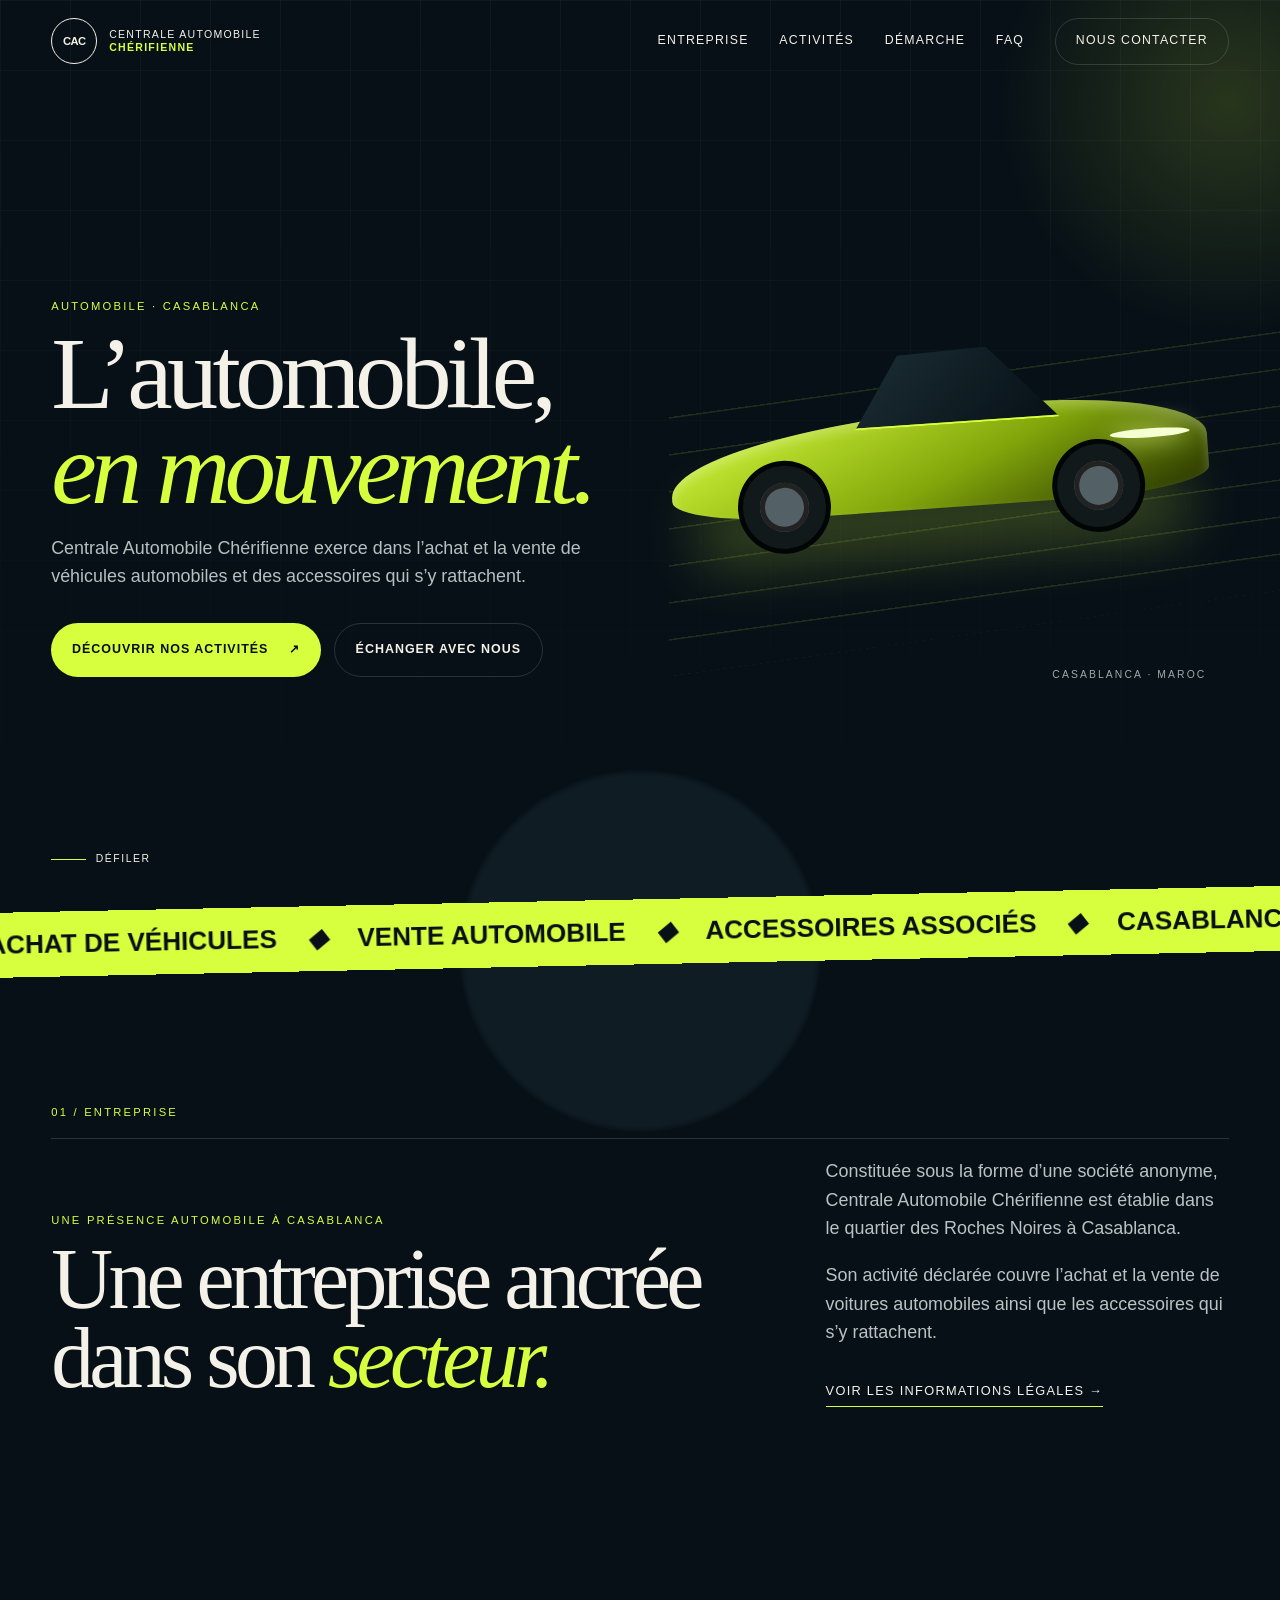
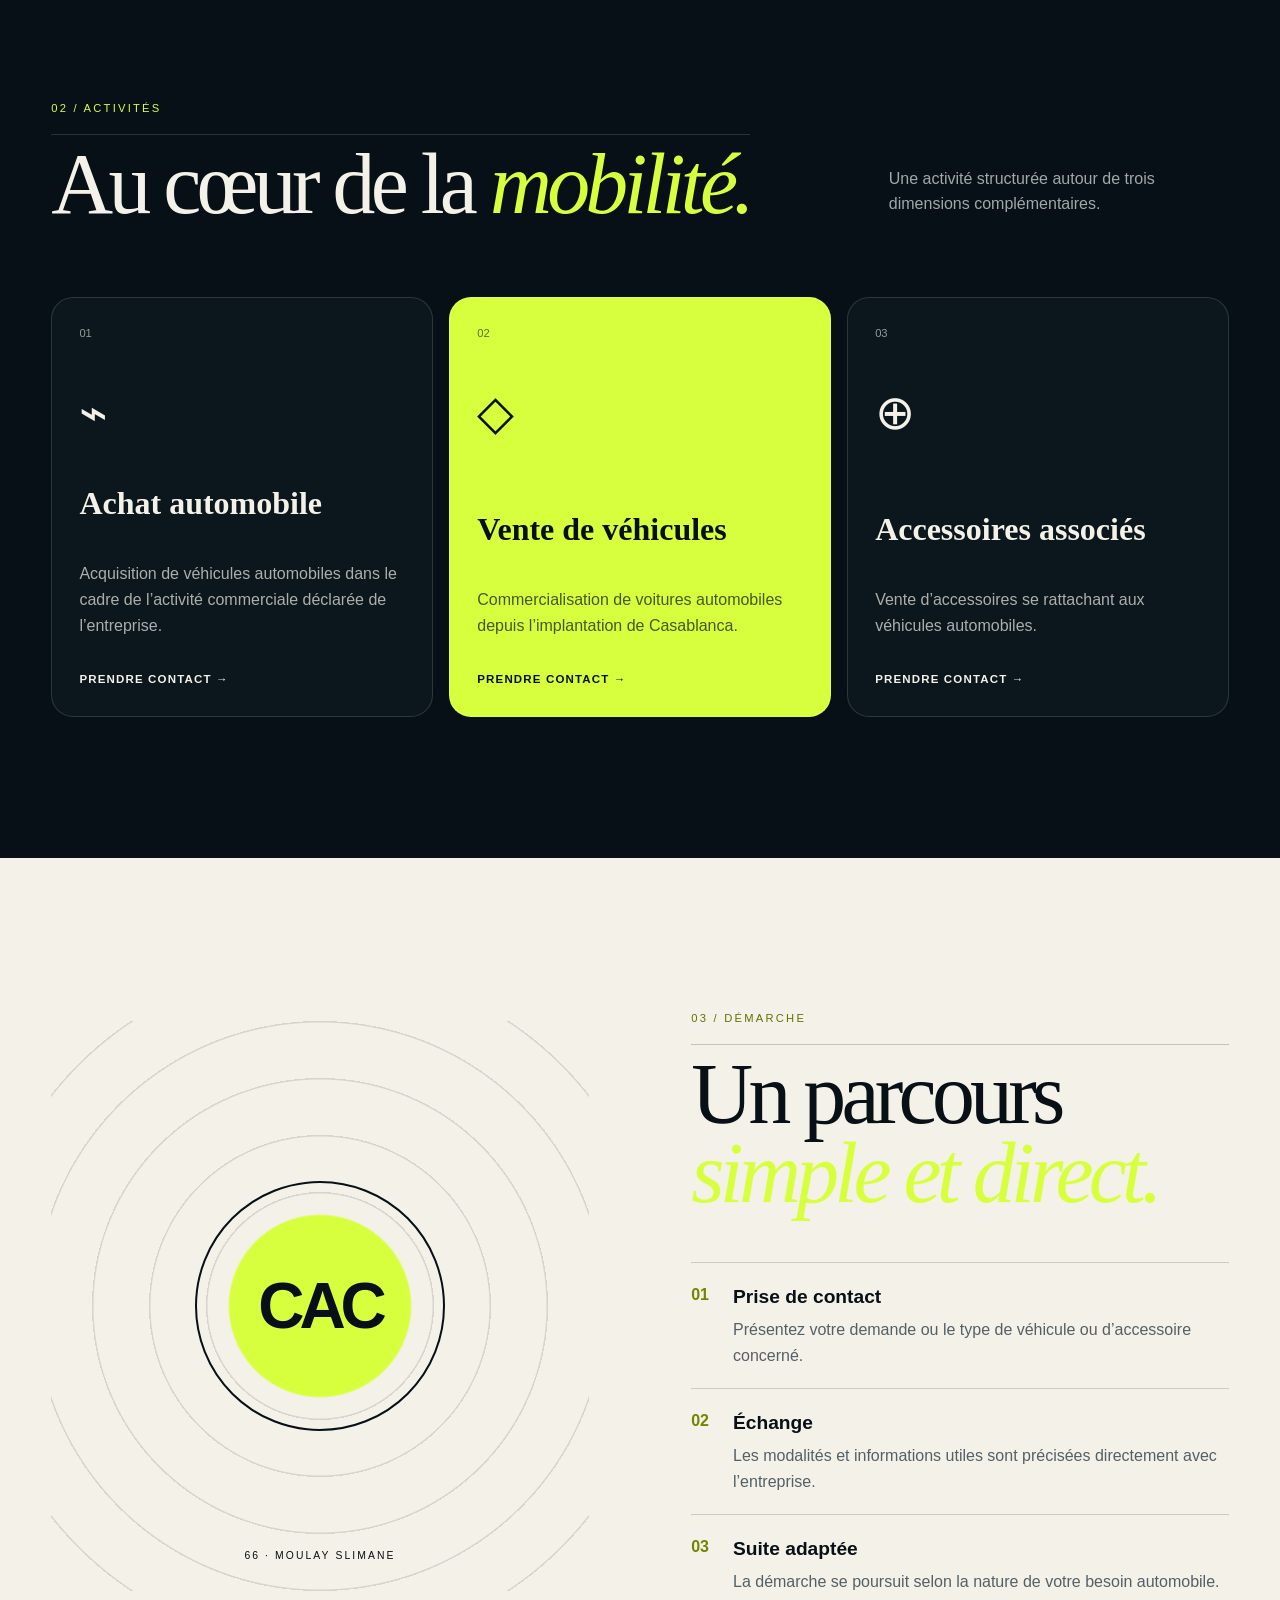
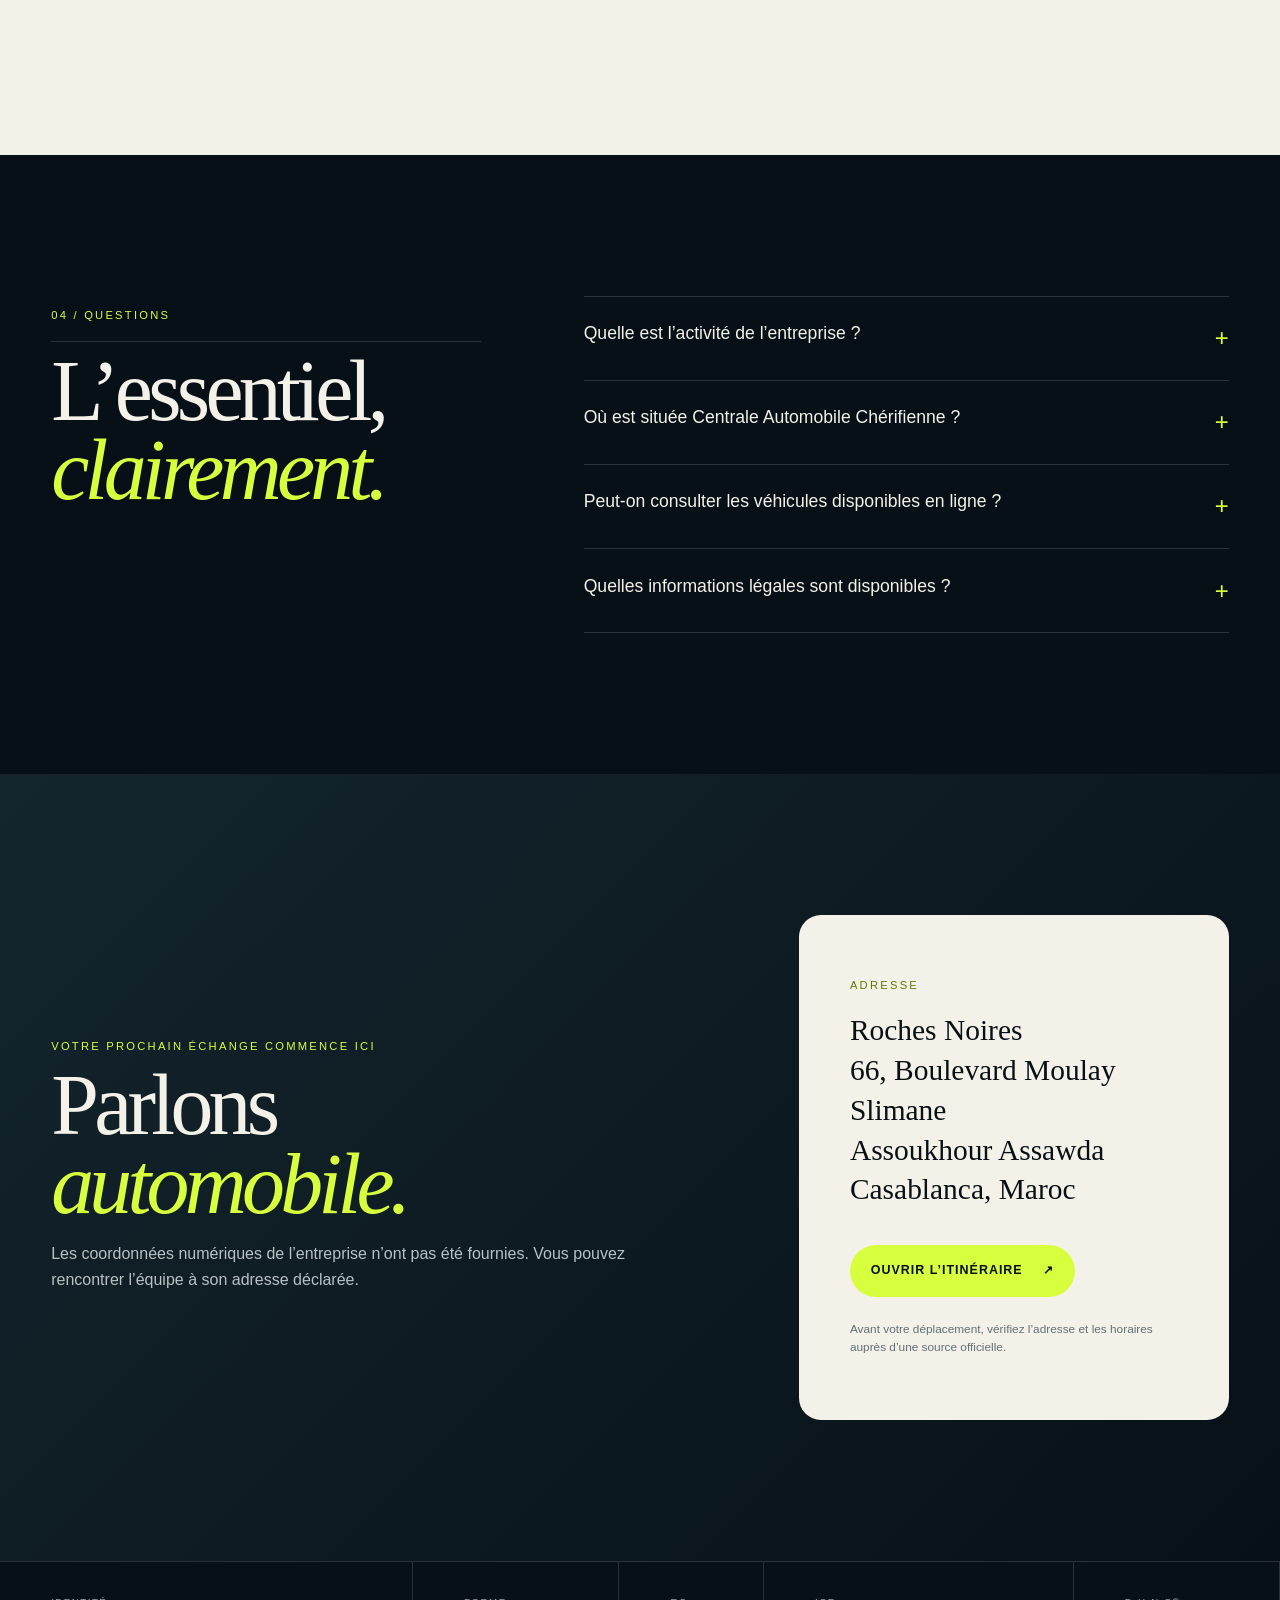
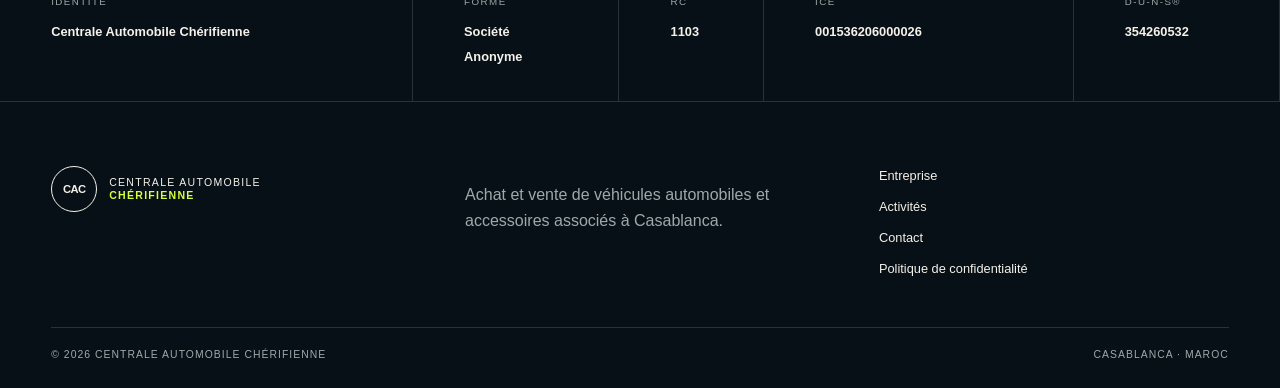
<file: index.html>
<!doctype html>
<html lang="fr">
<head>
  <meta name="google-site-verification" content="mk7q7sJ1-_YnSgpHsQWrZCU2KUQuvkjAWwsfdo9XgIw" />
  <meta charset="utf-8"><meta name="viewport" content="width=device-width,initial-scale=1">
  <title>Centrale Automobile Chérifienne | Véhicules & accessoires à Casablanca</title>
  <meta name="description" content="Centrale Automobile Chérifienne, société automobile à Casablanca spécialisée dans l’achat et la vente de véhicules et accessoires associés.">
  <meta name="theme-color" content="#071017"><meta property="og:title" content="Centrale Automobile Chérifienne"><meta property="og:description" content="Achat et vente de véhicules automobiles et accessoires à Casablanca."><meta property="og:type" content="website"><meta property="og:image" content="assets/images/social-preview.svg">
  <link rel="icon" href="assets/images/favicon.svg" type="image/svg+xml"><link rel="stylesheet" href="assets/css/style.css"><link rel="stylesheet" href="assets/css/animations.css"><link rel="stylesheet" href="assets/css/responsive.css">
</head>
<body>
<a class="skip-link" href="#main">Aller au contenu</a>
<div class="loader" aria-hidden="true"><span class="brand-mark">CAC</span><i></i></div>
<header class="site-header" id="header"><a class="brand" href="index.html" aria-label="Centrale Automobile Chérifienne, accueil"><span class="brand-mark">CAC</span><span>Centrale Automobile<br><b>Chérifienne</b></span></a><button class="menu-toggle" aria-expanded="false" aria-controls="nav"><span></span><span></span><span></span><span class="sr-only">Menu</span></button><nav id="nav" aria-label="Navigation principale"><a href="#entreprise">Entreprise</a><a href="#activites">Activités</a><a href="#demarche">Démarche</a><a href="#faq">FAQ</a><a class="nav-cta" href="#contact">Nous contacter</a><a class="mobile-legal" href="privacy-policy.html">Confidentialité</a></nav></header>
<main id="main">
  <section class="hero" id="accueil"><div class="hero-grid"></div><div class="orb orb-a"></div><div class="orb orb-b"></div><div class="hero-copy"><p class="eyebrow reveal">Automobile · Casablanca</p><h1 class="hero-title">L’automobile,<br><em>en mouvement.</em></h1><p class="hero-lead reveal">Centrale Automobile Chérifienne exerce dans l’achat et la vente de véhicules automobiles et des accessoires qui s’y rattachent.</p><div class="hero-actions reveal"><a class="btn btn-primary magnetic" href="#activites">Découvrir nos activités <span>↗</span></a><a class="btn btn-ghost" href="#contact">Échanger avec nous</a></div></div><div class="hero-visual" aria-hidden="true"><div class="speed-lines"></div><div class="car"><div class="car-glow"></div><div class="car-roof"></div><div class="car-body"></div><i class="wheel w1"></i><i class="wheel w2"></i></div><span class="visual-label">CASABLANCA · MAROC</span></div><a class="scroll-cue" href="#entreprise"><span></span>Défiler</a></section>
  <section class="marquee" aria-label="Activités"><div>Achat de véhicules <i>◆</i> Vente automobile <i>◆</i> Accessoires associés <i>◆</i> Casablanca <i>◆</i> Achat de véhicules <i>◆</i> Vente automobile <i>◆</i></div></section>
  <section class="section intro" id="entreprise"><div class="section-number reveal">01 / ENTREPRISE</div><div class="intro-layout"><div><p class="eyebrow reveal">Une présence automobile à Casablanca</p><h2 class="reveal">Une entreprise ancrée dans son <em>secteur.</em></h2></div><div class="intro-copy reveal"><p>Constituée sous la forme d’une société anonyme, Centrale Automobile Chérifienne est établie dans le quartier des Roches Noires à Casablanca.</p><p>Son activité déclarée couvre l’achat et la vente de voitures automobiles ainsi que les accessoires qui s’y rattachent.</p><a class="text-link" href="#identite">Voir les informations légales <span>→</span></a></div></div></section>
  <section class="section activities" id="activites"><div class="section-heading"><div><p class="section-number reveal">02 / ACTIVITÉS</p><h2 class="reveal">Au cœur de la <em>mobilité.</em></h2></div><p class="reveal">Une activité structurée autour de trois dimensions complémentaires.</p></div><div class="activity-grid"><article class="activity-card reveal tilt"><span>01</span><div class="card-icon">⌁</div><h3>Achat automobile</h3><p>Acquisition de véhicules automobiles dans le cadre de l’activité commerciale déclarée de l’entreprise.</p><a href="#contact" aria-label="Nous contacter au sujet de l’achat automobile">Prendre contact →</a></article><article class="activity-card reveal tilt featured"><span>02</span><div class="card-icon">◇</div><h3>Vente de véhicules</h3><p>Commercialisation de voitures automobiles depuis l’implantation de Casablanca.</p><a href="#contact" aria-label="Nous contacter au sujet de la vente de véhicules">Prendre contact →</a></article><article class="activity-card reveal tilt"><span>03</span><div class="card-icon">⊕</div><h3>Accessoires associés</h3><p>Vente d’accessoires se rattachant aux véhicules automobiles.</p><a href="#contact" aria-label="Nous contacter au sujet des accessoires">Prendre contact →</a></article></div></section>
  <section class="section approach" id="demarche"><div class="approach-art reveal" aria-hidden="true"><div class="ring"><span>CAC</span></div><p>66 · MOULAY SLIMANE</p></div><div class="approach-copy"><p class="section-number reveal">03 / DÉMARCHE</p><h2 class="reveal">Un parcours<br><em>simple et direct.</em></h2><ol class="steps"><li class="reveal"><b>01</b><div><h3>Prise de contact</h3><p>Présentez votre demande ou le type de véhicule ou d’accessoire concerné.</p></div></li><li class="reveal"><b>02</b><div><h3>Échange</h3><p>Les modalités et informations utiles sont précisées directement avec l’entreprise.</p></div></li><li class="reveal"><b>03</b><div><h3>Suite adaptée</h3><p>La démarche se poursuit selon la nature de votre besoin automobile.</p></div></li></ol></div></section>
  <section class="section faq" id="faq"><div><p class="section-number reveal">04 / QUESTIONS</p><h2 class="reveal">L’essentiel,<br><em>clairement.</em></h2></div><div class="accordion"><details class="reveal"><summary>Quelle est l’activité de l’entreprise ?<span>+</span></summary><p>L’achat et la vente de voitures automobiles, ainsi que des accessoires qui s’y rattachent.</p></details><details class="reveal"><summary>Où est située Centrale Automobile Chérifienne ?<span>+</span></summary><p>À Roches Noires, au 66 boulevard Moulay Slimane, Assoukhour Assawda, Casablanca, Maroc.</p></details><details class="reveal"><summary>Peut-on consulter les véhicules disponibles en ligne ?<span>+</span></summary><p>Aucun catalogue ou inventaire vérifié n’a été fourni pour publication sur ce site. Contactez ou visitez l’entreprise pour obtenir les informations actuelles.</p></details><details class="reveal"><summary>Quelles informations légales sont disponibles ?<span>+</span></summary><p>La société est identifiée comme société anonyme, RC 1103 et ICE 001536206000026.</p></details></div></section>
  <section class="section contact" id="contact"><div class="contact-head"><p class="eyebrow reveal">Votre prochain échange commence ici</p><h2 class="reveal">Parlons<br><em>automobile.</em></h2><p class="reveal">Les coordonnées numériques de l’entreprise n’ont pas été fournies. Vous pouvez rencontrer l’équipe à son adresse déclarée.</p></div><div class="contact-panel reveal"><p class="label">ADRESSE</p><address>Roches Noires<br>66, Boulevard Moulay Slimane<br>Assoukhour Assawda<br>Casablanca, Maroc</address><a class="btn btn-primary" target="_blank" rel="noopener noreferrer" href="https://www.openstreetmap.org/search?query=66%20Boulevard%20Moulay%20Slimane%20Casablanca">Ouvrir l’itinéraire <span>↗</span></a><p class="contact-note">Avant votre déplacement, vérifiez l’adresse et les horaires auprès d’une source officielle.</p></div></section>
  <section class="identity" id="identite"><div><span>IDENTITÉ</span><strong>Centrale Automobile Chérifienne</strong></div><div><span>FORME</span><strong>Société Anonyme</strong></div><div><span>RC</span><strong>1103</strong></div><div><span>ICE</span><strong>001536206000026</strong></div><div><span>D-U-N-S®</span><strong>354260532</strong></div></section>
</main>
<footer><div class="footer-top"><a class="brand" href="#accueil"><span class="brand-mark">CAC</span><span>Centrale Automobile<br><b>Chérifienne</b></span></a><p>Achat et vente de véhicules automobiles et accessoires associés à Casablanca.</p><nav aria-label="Pied de page"><a href="#entreprise">Entreprise</a><a href="#activites">Activités</a><a href="#contact">Contact</a><a href="privacy-policy.html">Politique de confidentialité</a></nav></div><div class="footer-bottom"><span>© <span data-year></span> Centrale Automobile Chérifienne</span><span>Casablanca · Maroc</span></div></footer><button class="back-top" aria-label="Retour en haut">↑</button>
<script src="assets/js/main.js" defer></script><script src="assets/js/animations.js" defer></script>
</body></html>
</file>
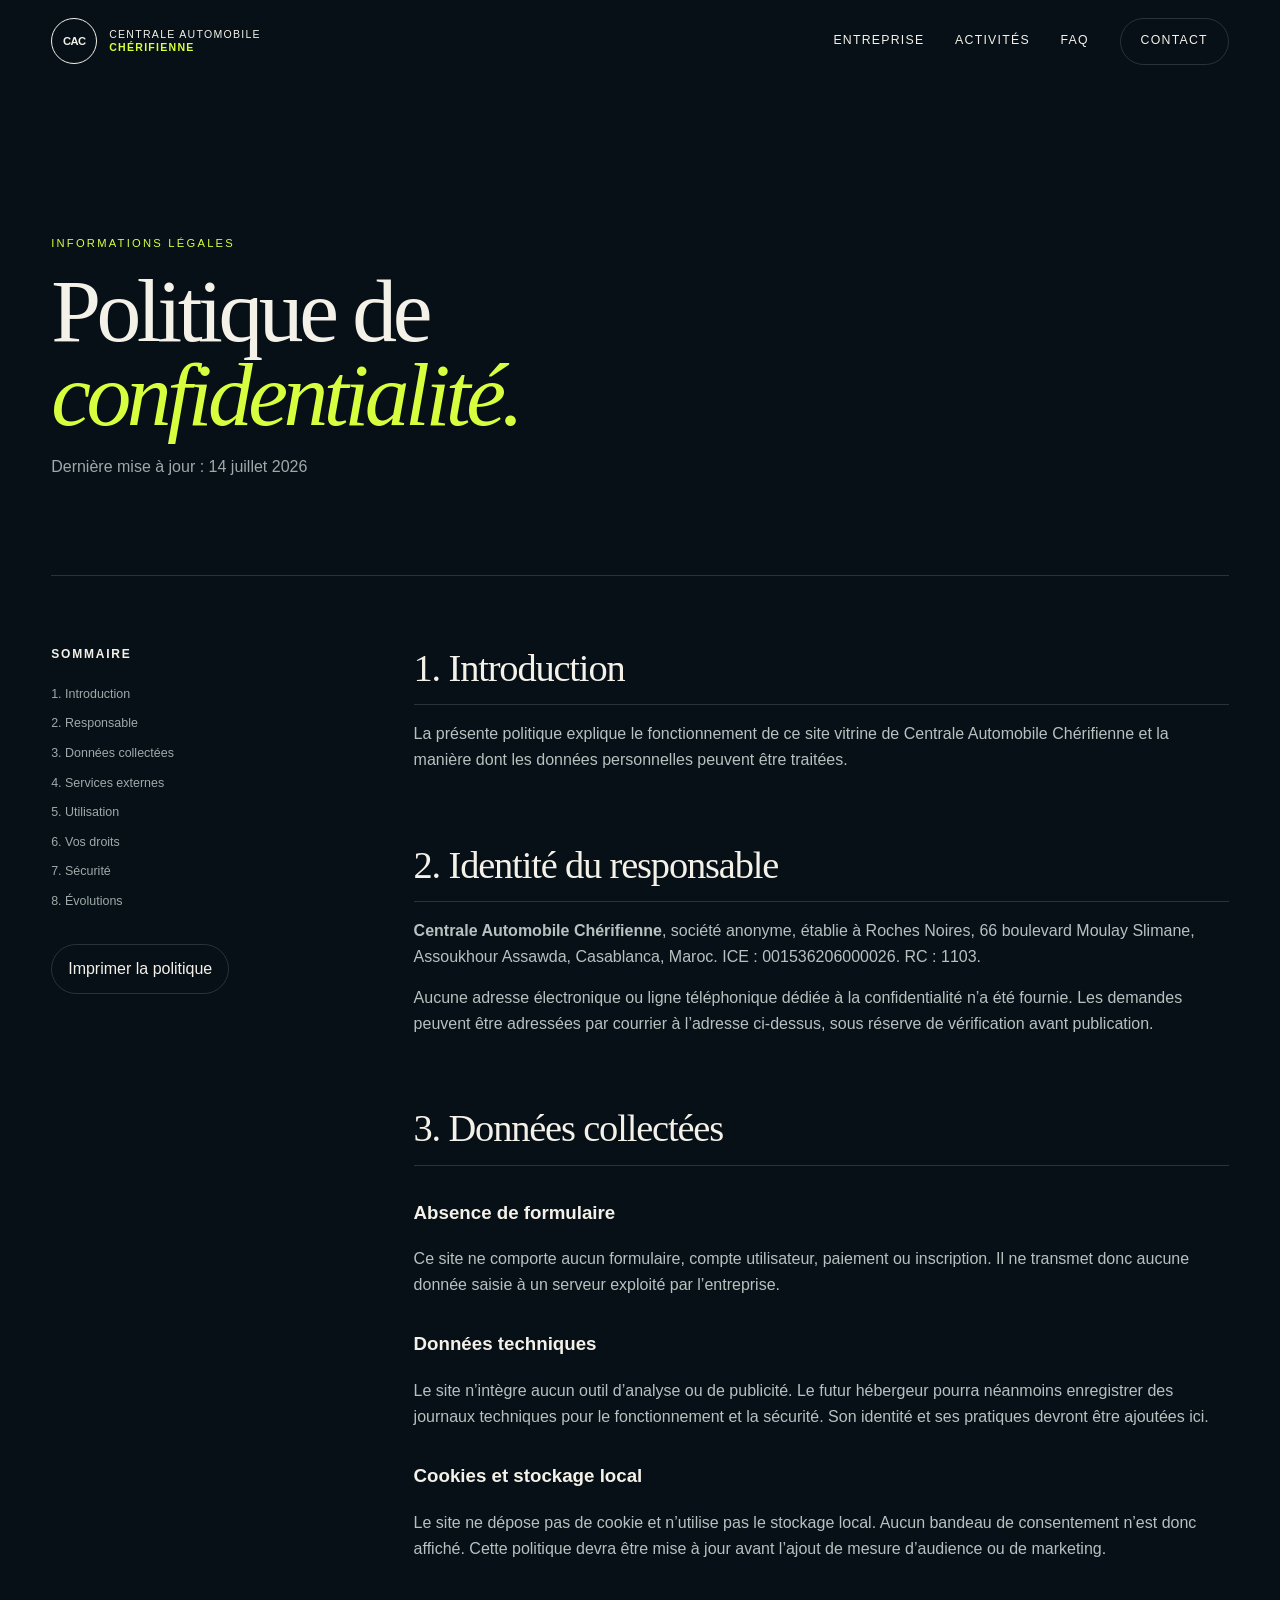
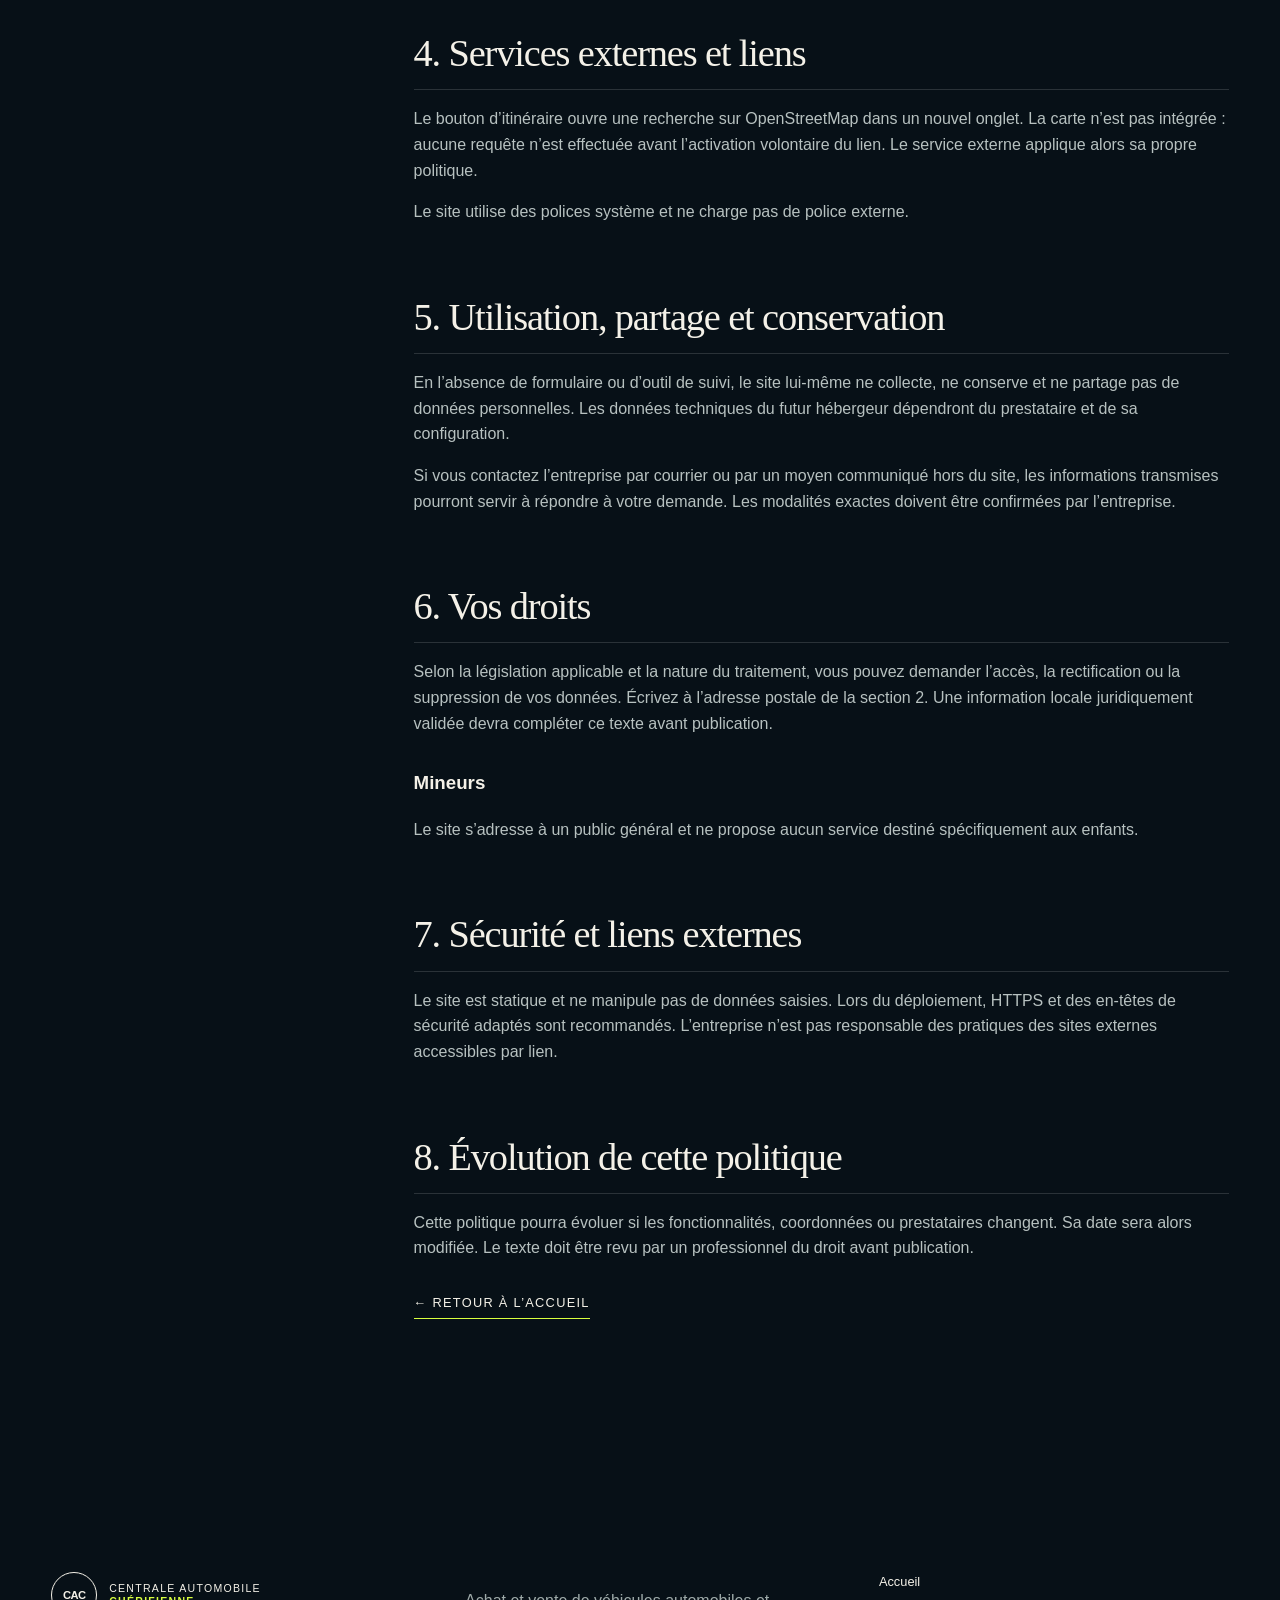
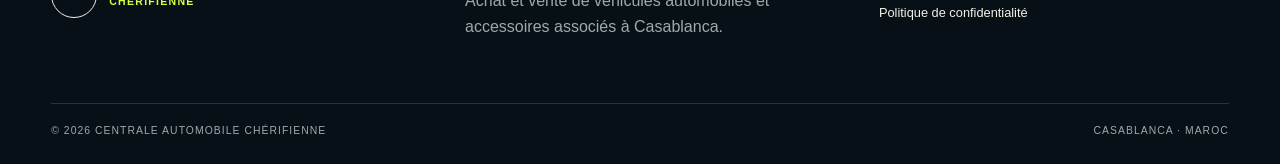
<file: privacy-policy.html>
<!doctype html><html lang="fr"><head><meta charset="utf-8"><meta name="viewport" content="width=device-width,initial-scale=1"><title>Politique de confidentialité | Centrale Automobile Chérifienne</title><meta name="description" content="Politique de confidentialité du site de Centrale Automobile Chérifienne."><meta name="theme-color" content="#071017"><link rel="icon" href="assets/images/favicon.svg" type="image/svg+xml"><link rel="stylesheet" href="assets/css/style.css"><link rel="stylesheet" href="assets/css/animations.css"><link rel="stylesheet" href="assets/css/responsive.css"><link rel="stylesheet" href="assets/css/legal.css"></head><body><a class="skip-link" href="#main">Aller au contenu</a><header class="site-header scrolled" id="header"><a class="brand" href="index.html"><span class="brand-mark">CAC</span><span>Centrale Automobile<br><b>Chérifienne</b></span></a><button class="menu-toggle" aria-expanded="false" aria-controls="nav"><span></span><span></span><span></span><span class="sr-only">Menu</span></button><nav id="nav"><a href="index.html#entreprise">Entreprise</a><a href="index.html#activites">Activités</a><a href="index.html#faq">FAQ</a><a class="nav-cta" href="index.html#contact">Contact</a></nav></header><main id="main" class="legal-page"><header class="legal-hero"><p class="eyebrow">Informations légales</p><h1>Politique de<br><em>confidentialité.</em></h1><p>Dernière mise à jour : 14 juillet 2026</p></header><div class="legal-layout"><aside><strong>Sommaire</strong><nav aria-label="Sommaire"><a href="#introduction">1. Introduction</a><a href="#responsable">2. Responsable</a><a href="#collecte">3. Données collectées</a><a href="#services">4. Services externes</a><a href="#usage">5. Utilisation</a><a href="#droits">6. Vos droits</a><a href="#securite">7. Sécurité</a><a href="#evolution">8. Évolutions</a></nav><button type="button" class="print-button">Imprimer la politique</button></aside><article><section id="introduction"><h2>1. Introduction</h2><p>La présente politique explique le fonctionnement de ce site vitrine de Centrale Automobile Chérifienne et la manière dont les données personnelles peuvent être traitées.</p></section><section id="responsable"><h2>2. Identité du responsable</h2><p><strong>Centrale Automobile Chérifienne</strong>, société anonyme, établie à Roches Noires, 66 boulevard Moulay Slimane, Assoukhour Assawda, Casablanca, Maroc. ICE : 001536206000026. RC : 1103.</p><p>Aucune adresse électronique ou ligne téléphonique dédiée à la confidentialité n’a été fournie. Les demandes peuvent être adressées par courrier à l’adresse ci-dessus, sous réserve de vérification avant publication.</p></section><section id="collecte"><h2>3. Données collectées</h2><h3>Absence de formulaire</h3><p>Ce site ne comporte aucun formulaire, compte utilisateur, paiement ou inscription. Il ne transmet donc aucune donnée saisie à un serveur exploité par l’entreprise.</p><h3>Données techniques</h3><p>Le site n’intègre aucun outil d’analyse ou de publicité. Le futur hébergeur pourra néanmoins enregistrer des journaux techniques pour le fonctionnement et la sécurité. Son identité et ses pratiques devront être ajoutées ici.</p><h3>Cookies et stockage local</h3><p>Le site ne dépose pas de cookie et n’utilise pas le stockage local. Aucun bandeau de consentement n’est donc affiché. Cette politique devra être mise à jour avant l’ajout de mesure d’audience ou de marketing.</p></section><section id="services"><h2>4. Services externes et liens</h2><p>Le bouton d’itinéraire ouvre une recherche sur OpenStreetMap dans un nouvel onglet. La carte n’est pas intégrée : aucune requête n’est effectuée avant l’activation volontaire du lien. Le service externe applique alors sa propre politique.</p><p>Le site utilise des polices système et ne charge pas de police externe.</p></section><section id="usage"><h2>5. Utilisation, partage et conservation</h2><p>En l’absence de formulaire ou d’outil de suivi, le site lui-même ne collecte, ne conserve et ne partage pas de données personnelles. Les données techniques du futur hébergeur dépendront du prestataire et de sa configuration.</p><p>Si vous contactez l’entreprise par courrier ou par un moyen communiqué hors du site, les informations transmises pourront servir à répondre à votre demande. Les modalités exactes doivent être confirmées par l’entreprise.</p></section><section id="droits"><h2>6. Vos droits</h2><p>Selon la législation applicable et la nature du traitement, vous pouvez demander l’accès, la rectification ou la suppression de vos données. Écrivez à l’adresse postale de la section 2. Une information locale juridiquement validée devra compléter ce texte avant publication.</p><h3>Mineurs</h3><p>Le site s’adresse à un public général et ne propose aucun service destiné spécifiquement aux enfants.</p></section><section id="securite"><h2>7. Sécurité et liens externes</h2><p>Le site est statique et ne manipule pas de données saisies. Lors du déploiement, HTTPS et des en-têtes de sécurité adaptés sont recommandés. L’entreprise n’est pas responsable des pratiques des sites externes accessibles par lien.</p></section><section id="evolution"><h2>8. Évolution de cette politique</h2><p>Cette politique pourra évoluer si les fonctionnalités, coordonnées ou prestataires changent. Sa date sera alors modifiée. Le texte doit être revu par un professionnel du droit avant publication.</p><a class="text-link" href="index.html">← Retour à l’accueil</a></section></article></div></main><footer><div class="footer-top"><a class="brand" href="index.html"><span class="brand-mark">CAC</span><span>Centrale Automobile<br><b>Chérifienne</b></span></a><p>Achat et vente de véhicules automobiles et accessoires associés à Casablanca.</p><nav><a href="index.html">Accueil</a><a href="privacy-policy.html">Politique de confidentialité</a></nav></div><div class="footer-bottom"><span>© <span data-year></span> Centrale Automobile Chérifienne</span><span>Casablanca · Maroc</span></div></footer><button class="back-top" aria-label="Retour en haut">↑</button><script src="assets/js/main.js" defer></script><script src="assets/js/animations.js" defer></script><script src="assets/js/legal.js" defer></script></body></html>
</file>
<file: assets/css/style.css>
:root{--ink:#071017;--ink2:#0d1a22;--lime:#d8ff3e;--cream:#f4f1e8;--white:#fff;--muted:#9eaaa9;--line:rgba(255,255,255,.14);--radius:22px;--max:1280px;--pad:clamp(1.25rem,4vw,4.5rem);--section:clamp(5.5rem,11vw,10rem);--ease:cubic-bezier(.2,.8,.2,1)}*{box-sizing:border-box}html{scroll-behavior:smooth;scroll-padding-top:90px}body{margin:0;background:var(--ink);color:var(--cream);font-family:Inter,Arial,sans-serif;line-height:1.6;overflow-x:hidden}a{color:inherit;text-decoration:none}button,input{font:inherit}.skip-link{position:fixed;z-index:9999;top:10px;left:10px;background:var(--lime);color:var(--ink);padding:.7rem 1rem;transform:translateY(-150%)}.skip-link:focus{transform:none}.sr-only{position:absolute;width:1px;height:1px;overflow:hidden;clip:rect(0,0,0,0)}:focus-visible{outline:3px solid var(--lime);outline-offset:4px}.site-header{position:fixed;z-index:100;top:0;left:0;width:100%;display:flex;align-items:center;justify-content:space-between;padding:1.1rem var(--pad);transition:.4s var(--ease)}.site-header.scrolled{background:rgba(7,16,23,.88);backdrop-filter:blur(18px);border-bottom:1px solid var(--line);padding-top:.7rem;padding-bottom:.7rem}.brand{display:flex;align-items:center;gap:.75rem;text-transform:uppercase;font-size:.66rem;line-height:1.25;letter-spacing:.12em}.brand b{color:var(--lime)}.brand-mark{width:46px;height:46px;border:1px solid currentColor;border-radius:50%;display:grid;place-items:center;font-size:.7rem;font-weight:900;letter-spacing:-.05em}.site-header nav{display:flex;align-items:center;gap:clamp(1rem,2.4vw,2.3rem);font-size:.77rem;text-transform:uppercase;letter-spacing:.1em}.site-header nav a:not(.nav-cta){position:relative}.site-header nav a:not(.nav-cta):after{content:"";position:absolute;left:0;bottom:-7px;width:100%;height:1px;background:var(--lime);transform:scaleX(0);transform-origin:right;transition:.35s}.site-header nav a:hover:after{transform:scaleX(1);transform-origin:left}.nav-cta{border:1px solid var(--line);border-radius:99px;padding:.8rem 1.25rem}.mobile-legal,.menu-toggle{display:none}.hero{position:relative;min-height:100svh;display:grid;grid-template-columns:1.05fr .95fr;align-items:center;padding:8rem var(--pad) 4rem;isolation:isolate}.hero-grid{position:absolute;inset:0;z-index:-2;background-image:linear-gradient(rgba(255,255,255,.035) 1px,transparent 1px),linear-gradient(90deg,rgba(255,255,255,.035) 1px,transparent 1px);background-size:70px 70px;mask-image:linear-gradient(to bottom,black,transparent)}.orb{position:absolute;border-radius:50%;filter:blur(2px);z-index:-1}.orb-a{width:40vw;height:40vw;right:-16vw;top:-12vw;background:radial-gradient(circle,rgba(216,255,62,.16),transparent 65%)}.orb-b{width:28vw;height:28vw;left:36%;bottom:-18vw;background:rgba(75,117,124,.12)}.eyebrow,.section-number,.label{color:var(--lime);font-size:.7rem;letter-spacing:.2em;text-transform:uppercase}.hero-title,h2{font-family:Georgia,serif;font-weight:400;line-height:.92;letter-spacing:-.055em;margin:.5rem 0}.hero-title{font-size:clamp(4rem,8vw,9.3rem)}h2{font-size:clamp(3.2rem,6.7vw,7rem)}em{color:var(--lime);font-weight:400}.hero-lead{max-width:600px;color:#b7c0c0;font-size:clamp(1rem,1.4vw,1.22rem)}.hero-actions{display:flex;gap:.8rem;margin-top:2rem;flex-wrap:wrap}.btn{display:inline-flex;align-items:center;justify-content:center;gap:1.3rem;padding:1rem 1.3rem;border-radius:99px;font-size:.78rem;font-weight:700;text-transform:uppercase;letter-spacing:.08em;transition:.3s}.btn-primary{background:var(--lime);color:var(--ink)}.btn-primary:hover{box-shadow:0 0 0 7px rgba(216,255,62,.12);transform:translateY(-2px)}.btn-ghost{border:1px solid var(--line)}.btn-ghost:hover{background:rgba(255,255,255,.06)}.hero-visual{min-height:430px;position:relative}.car{position:absolute;width:min(42vw,620px);height:210px;top:42%;left:48%;transform:translate(-50%,-50%) rotate(-4deg)}.car-body{position:absolute;left:0;bottom:45px;width:100%;height:100px;border-radius:70% 34% 25% 25%/75% 45% 25% 25%;background:linear-gradient(155deg,#d9ff3e 0%,#83a70b 56%,#243000 100%);box-shadow:inset 0 6px 12px rgba(255,255,255,.25)}.car-body:after{content:"";position:absolute;right:3%;top:35%;width:15%;height:9px;background:#f5ffd1;border-radius:50%;box-shadow:0 0 25px #eaff8a}.car-roof{position:absolute;left:27%;bottom:128px;width:46%;height:75px;background:linear-gradient(135deg,#1e3338,#071017);clip-path:polygon(17% 100%,36% 4%,72% 0,100% 100%);z-index:2;border-bottom:2px solid #d8ff3e}.wheel{position:absolute;z-index:3;bottom:15px;width:83px;height:83px;border:17px solid #12191b;background:#536066;border-radius:50%;box-shadow:0 0 0 5px #020506,inset 0 0 0 5px #222}.w1{left:13%}.w2{right:13%}.car-glow{position:absolute;width:90%;height:60px;bottom:5px;left:5%;background:rgba(216,255,62,.25);filter:blur(30px)}.speed-lines{position:absolute;inset:20% -10% 15% 0;background:repeating-linear-gradient(0deg,transparent 0 35px,rgba(216,255,62,.12) 36px 37px);transform:skewY(-8deg)}.visual-label{position:absolute;bottom:3%;right:4%;font-size:.65rem;letter-spacing:.2em;color:var(--muted)}.scroll-cue{position:absolute;bottom:2rem;left:var(--pad);display:flex;align-items:center;gap:.6rem;font-size:.65rem;letter-spacing:.15em;text-transform:uppercase}.scroll-cue span{display:block;width:35px;height:1px;background:var(--lime)}.marquee{overflow:hidden;background:var(--lime);color:var(--ink);transform:rotate(-1.2deg) scale(1.02);padding:.7rem 0;font-size:clamp(1.1rem,2vw,1.8rem);font-weight:900;text-transform:uppercase;white-space:nowrap}.marquee div{width:max-content;animation:marquee 24s linear infinite}.marquee i{margin:0 1.4rem}.section{padding:var(--section) var(--pad);max-width:1536px;margin:auto}.section-number{border-bottom:1px solid var(--line);padding-bottom:1rem}.intro-layout{display:grid;grid-template-columns:1.25fr .75fr;gap:8vw;align-items:end}.intro-copy{font-size:clamp(1.05rem,1.4vw,1.25rem);color:#bac3c2}.text-link{display:inline-block;color:var(--cream);font-size:.8rem;text-transform:uppercase;letter-spacing:.1em;border-bottom:1px solid var(--lime);padding-bottom:.3rem;margin-top:1rem}.section-heading{display:flex;justify-content:space-between;align-items:end;gap:3rem}.section-heading>p{max-width:340px;color:var(--muted)}.activity-grid{display:grid;grid-template-columns:repeat(3,1fr);gap:1rem;margin-top:4rem}.activity-card{min-height:420px;border:1px solid var(--line);border-radius:var(--radius);padding:1.7rem;display:flex;flex-direction:column;background:#0b161d;transition:.45s var(--ease);transform-style:preserve-3d}.activity-card.featured{background:var(--lime);color:var(--ink)}.activity-card>span{font-size:.7rem;opacity:.6}.card-icon{font-size:3rem;margin:2rem 0 auto}.activity-card h3{font-family:Georgia,serif;font-size:2rem;margin:1rem 0}.activity-card p{opacity:.7}.activity-card a{font-size:.72rem;text-transform:uppercase;letter-spacing:.1em;font-weight:800;margin-top:1rem}.activity-card:hover{border-color:var(--lime);box-shadow:0 30px 60px rgba(0,0,0,.3)}.approach{display:grid;grid-template-columns:1fr 1fr;gap:8vw;align-items:center;background:var(--cream);color:var(--ink);max-width:none}.approach-art{min-height:570px;display:grid;place-items:center;position:relative;background:radial-gradient(circle,#d8ff3e 0 23%,transparent 23.5%),repeating-radial-gradient(circle,transparent 0 55px,rgba(7,16,23,.12) 56px 57px)}.ring{width:250px;height:250px;border:2px solid var(--ink);border-radius:50%;display:grid;place-items:center;font-size:4rem;font-weight:900;letter-spacing:-.08em}.approach-art p{position:absolute;bottom:1rem;font-size:.65rem;letter-spacing:.2em}.approach .section-number{border-color:rgba(7,16,23,.2);color:#617300}.steps{list-style:none;padding:0;margin:3rem 0 0}.steps li{display:flex;gap:1.5rem;border-top:1px solid rgba(7,16,23,.17);padding:1.2rem 0}.steps b{color:#718600}.steps h3,.steps p{margin:0}.steps h3{font-size:1.2rem}.steps p{color:#536066;margin-top:.3rem}.faq{display:grid;grid-template-columns:.8fr 1.2fr;gap:8vw}.accordion details{border-top:1px solid var(--line);padding:1.4rem 0}.accordion details:last-child{border-bottom:1px solid var(--line)}summary{cursor:pointer;list-style:none;display:flex;justify-content:space-between;gap:1rem;font-size:1.1rem}summary::-webkit-details-marker{display:none}summary span{color:var(--lime);font-size:1.5rem;transition:.3s}details[open] summary span{transform:rotate(45deg)}details p{color:var(--muted);max-width:620px}.contact{display:grid;grid-template-columns:1.2fr .8fr;gap:8vw;align-items:center;background:linear-gradient(135deg,#14252d,#071017)}.contact-head>p:last-child{max-width:620px;color:#b8c2c3}.contact-panel{background:var(--cream);color:var(--ink);border-radius:var(--radius);padding:clamp(1.5rem,4vw,3.5rem)}.contact-panel .label{color:#657800}.contact-panel address{font-family:Georgia,serif;font-size:clamp(1.4rem,2.3vw,2.1rem);line-height:1.35;font-style:normal;margin:1rem 0 2.2rem}.contact-note{font-size:.74rem;color:#617079;margin-top:1.4rem}.identity{display:grid;grid-template-columns:2fr 1fr .7fr 1.5fr 1fr;border-top:1px solid var(--line);border-bottom:1px solid var(--line)}.identity div{padding:2rem var(--pad);border-right:1px solid var(--line)}.identity span{display:block;color:var(--muted);font-size:.61rem;letter-spacing:.15em;margin-bottom:.5rem}.identity strong{font-size:.8rem}footer{padding:4rem var(--pad) 1.5rem}.footer-top{display:grid;grid-template-columns:1fr 1fr 1fr;gap:4rem;align-items:start}.footer-top>p{color:var(--muted);max-width:360px}.footer-top nav{display:flex;flex-direction:column;gap:.65rem;font-size:.8rem}.footer-top nav a:hover{color:var(--lime)}.footer-bottom{border-top:1px solid var(--line);margin-top:3rem;padding-top:1.2rem;display:flex;justify-content:space-between;color:var(--muted);font-size:.65rem;text-transform:uppercase;letter-spacing:.1em}.back-top{position:fixed;right:1.2rem;bottom:1.2rem;width:44px;height:44px;border:0;border-radius:50%;background:var(--lime);color:var(--ink);cursor:pointer;opacity:0;transform:translateY(15px);transition:.3s;z-index:90}.back-top.visible{opacity:1;transform:none}
</file>
<file: assets/css/animations.css>
@keyframes marquee{to{transform:translateX(-50%)}}@keyframes spin{to{transform:rotate(360deg)}}@keyframes float{50%{transform:translateY(-12px)}}.loader{position:fixed;z-index:1000;inset:0;background:var(--ink);display:grid;place-items:center;transition:opacity .55s,visibility .55s}.loader .brand-mark{width:80px;height:80px}.loader i{position:absolute;width:110px;height:110px;border:1px solid transparent;border-top-color:var(--lime);border-radius:50%;animation:spin 1s linear infinite}.loaded .loader{opacity:0;visibility:hidden}.hero-title span{display:inline-block;opacity:0;transform:translateY(100%);animation:wordIn .8s var(--ease) forwards}@keyframes wordIn{to{opacity:1;transform:none}}.reveal{opacity:0;transform:translateY(35px);transition:opacity .8s var(--ease),transform .8s var(--ease)}.reveal.in-view{opacity:1;transform:none}.activity-grid .reveal:nth-child(2){transition-delay:.12s}.activity-grid .reveal:nth-child(3){transition-delay:.24s}.car{animation:float 5s ease-in-out infinite}.scroll-cue span{animation:pulseLine 1.7s infinite}@keyframes pulseLine{50%{width:55px}}@media(prefers-reduced-motion:reduce){*,*:before,*:after{scroll-behavior:auto!important;animation-duration:.01ms!important;animation-iteration-count:1!important;transition-duration:.01ms!important}.reveal{opacity:1;transform:none}}
</file>
<file: assets/css/responsive.css>
@media(max-width:950px){.site-header nav{position:fixed;inset:0;background:var(--ink);display:flex;flex-direction:column;align-items:flex-start;justify-content:center;padding:var(--pad);gap:1.4rem;font:400 clamp(2rem,7vw,4rem) Georgia,serif;letter-spacing:-.03em;transform:translateX(100%);transition:.5s var(--ease)}.site-header nav.open{transform:none}.site-header nav a:after{display:none}.nav-cta{border:0;padding:0}.mobile-legal{display:block!important;font:400 .9rem Arial,sans-serif!important;letter-spacing:.08em!important;margin-top:1rem;color:var(--muted)}.menu-toggle{display:flex;position:relative;z-index:3;width:46px;height:46px;border:1px solid var(--line);border-radius:50%;background:transparent;flex-direction:column;align-items:center;justify-content:center;gap:5px}.menu-toggle span:not(.sr-only){width:18px;height:1px;background:var(--cream);transition:.3s}.menu-toggle[aria-expanded=true] span:nth-child(1){transform:translateY(6px) rotate(45deg)}.menu-toggle[aria-expanded=true] span:nth-child(2){opacity:0}.menu-toggle[aria-expanded=true] span:nth-child(3){transform:translateY(-6px) rotate(-45deg)}.hero{grid-template-columns:1fr;padding-top:9rem}.hero-copy{z-index:2}.hero-visual{position:absolute;right:-10%;bottom:5%;width:70%;opacity:.42}.car{width:90%}.intro-layout,.approach,.faq,.contact{grid-template-columns:1fr}.approach-art{min-height:420px}.activity-grid{grid-template-columns:1fr 1fr}.activity-grid article:last-child{grid-column:span 2}.identity{grid-template-columns:1fr 1fr}.identity div{border-bottom:1px solid var(--line)}.footer-top{grid-template-columns:1fr 1fr}.footer-top nav{grid-column:span 2}.section-heading{align-items:start;flex-direction:column}.faq{gap:2rem}}
@media(max-width:600px){.hero{min-height:780px;align-items:start}.hero-title{font-size:clamp(3.55rem,18vw,5.3rem);margin-top:1rem}.hero-lead{max-width:94%}.hero-visual{width:110%;right:-40%;bottom:0}.car{height:160px}.car-body{height:74px}.car-roof{bottom:104px;height:57px}.wheel{width:62px;height:62px;border-width:13px}.w1,.w2{bottom:25px}.scroll-cue{display:none}.activity-grid{grid-template-columns:1fr}.activity-grid article:last-child{grid-column:auto}.activity-card{min-height:350px}.approach-art{min-height:330px}.ring{width:170px;height:170px;font-size:2.8rem}.identity{grid-template-columns:1fr}.identity div{padding:1.25rem var(--pad)}.footer-top{grid-template-columns:1fr;gap:2rem}.footer-top nav{grid-column:auto}.footer-bottom{flex-direction:column;gap:.6rem}.contact-panel .btn{width:100%}.hero-actions .btn{width:100%}}
@media print{.site-header,.back-top,.loader,.footer-top{display:none!important}body{background:#fff;color:#111}.legal-page{padding:1cm!important}.legal-page a{color:#111;text-decoration:underline}}
</file>
<file: assets/css/legal.css>
.legal-page{padding:9rem var(--pad) var(--section);max-width:1450px;margin:auto}.legal-hero{padding:5rem 0;border-bottom:1px solid var(--line)}.legal-hero h1,.error-page h1{font:400 clamp(3.2rem,7vw,7rem)/.94 Georgia,serif;letter-spacing:-.05em;margin:1rem 0}.legal-hero>p:last-child{color:var(--muted)}.legal-layout{display:grid;grid-template-columns:260px 1fr;gap:clamp(3rem,8vw,9rem);padding-top:4rem}.legal-layout aside{position:sticky;top:110px;align-self:start}.legal-layout aside strong{font-size:.75rem;letter-spacing:.15em;text-transform:uppercase}.legal-layout aside nav{display:flex;flex-direction:column;gap:.6rem;margin:1.2rem 0 2rem;color:var(--muted);font-size:.78rem}.legal-layout aside a:hover{color:var(--lime)}.print-button{background:transparent;border:1px solid var(--line);color:var(--cream);padding:.7rem 1rem;border-radius:99px;cursor:pointer}.legal-layout article{max-width:820px}.legal-layout article section{padding:0 0 3rem;scroll-margin-top:110px}.legal-layout article h2{font-size:clamp(2rem,3vw,3rem);line-height:1.05;letter-spacing:-.03em;border-bottom:1px solid var(--line);padding-bottom:1rem}.legal-layout article h3{margin-top:2rem}.legal-layout article p{color:#b7c1c0}.error-page{min-height:100vh;display:grid;place-items:center;text-align:center;background:radial-gradient(circle at 50% 30%,#19313a,#071017 60%)}.error-page main{padding:2rem}.error-code{display:block;color:var(--lime);font-size:clamp(5rem,17vw,14rem);font-weight:900;line-height:.75;opacity:.12;animation:float 4s ease-in-out infinite}.error-page main>p:not(.eyebrow){color:var(--muted);margin-bottom:2rem}@media(max-width:700px){.legal-layout{grid-template-columns:1fr}.legal-layout aside{position:static}.legal-hero{padding:2rem 0}.legal-page{padding-top:7rem}}@media print{.site-header,.back-top,footer,.legal-layout aside{display:none!important}.legal-page{padding:0!important}.legal-layout{display:block}.legal-layout article p{color:#222}body{background:#fff;color:#111}}
</file>
